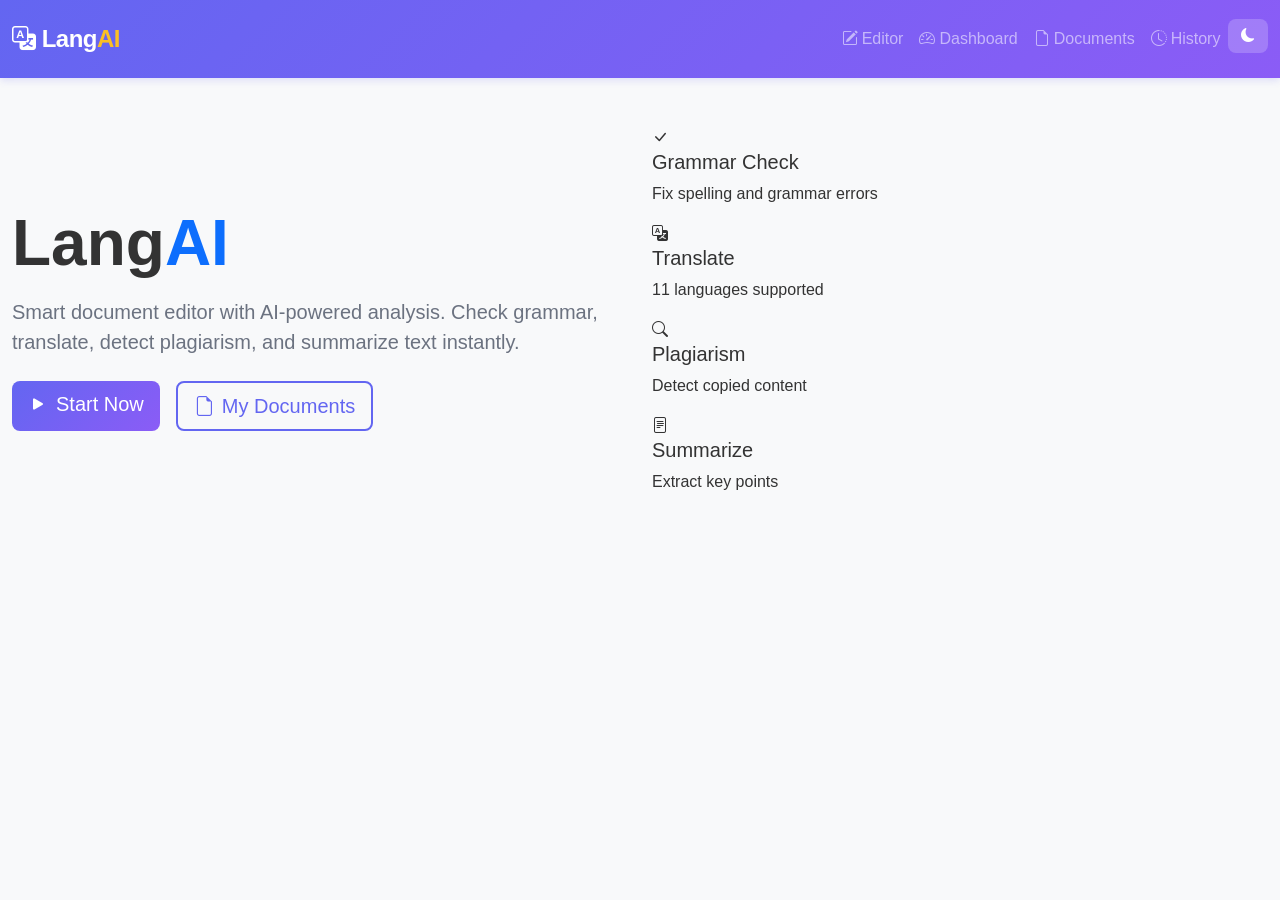
<file: frontend/index.html>
<!DOCTYPE html>
<html lang="en" data-theme="light">
<head>
    <meta charset="UTF-8">
    <meta name="viewport" content="width=device-width, initial-scale=1.0">
    <title>LangAI - Smart Document Editor</title>
    <link href="https://cdn.jsdelivr.net/npm/bootstrap@5.3.0/dist/css/bootstrap.min.css" rel="stylesheet">
    <link href="https://cdn.jsdelivr.net/npm/bootstrap-icons@1.11.0/font/bootstrap-icons.css" rel="stylesheet">
    <link rel="stylesheet" href="style.css">
</head>
<body>
    <!-- Navigation -->
    <nav class="navbar navbar-expand-lg navbar-dark langai-navbar sticky-top">
        <div class="container-fluid">
            <a class="navbar-brand fw-bold" href="#" onclick="showPage('home'); return false;">
                <i class="bi bi-translate"></i>
                Lang<span class="brand-accent">AI</span>
            </a>
            <button class="navbar-toggler" type="button" data-bs-toggle="collapse" data-bs-target="#navbarNav">
                <span class="navbar-toggler-icon"></span>
            </button>
            <div class="collapse navbar-collapse" id="navbarNav">
                <ul class="navbar-nav ms-auto">
                    <li class="nav-item">
                        <a class="nav-link" href="#" onclick="showPage('editor'); return false;">
                            <i class="bi bi-pencil-square me-1"></i>Editor
                        </a>
                    </li>
                    <li class="nav-item">
                        <a class="nav-link" href="#" onclick="showPage('dashboard'); return false;">
                            <i class="bi bi-speedometer2 me-1"></i>Dashboard
                        </a>
                    </li>
                    <li class="nav-item">
                        <a class="nav-link" href="#" onclick="showPage('documents'); return false;">
                            <i class="bi bi-file-earmark me-1"></i>Documents
                        </a>
                    </li>
                    <li class="nav-item">
                        <a class="nav-link" href="#" onclick="showPage('history'); return false;">
                            <i class="bi bi-clock-history me-1"></i>History
                        </a>
                    </li>
                    <li class="nav-item">
                        <button class="btn btn-sm theme-toggle" id="themeToggle">
                            <i class="bi bi-moon-fill"></i>
                        </button>
                    </li>
                </ul>
            </div>
        </div>
    </nav>

    <div class="container-fluid">
        <!-- HOME PAGE -->
        <div id="homePage" class="page-content py-5">
            <div class="row align-items-center min-vh-80">
                <div class="col-lg-6">
                    <h1 class="display-3 fw-bold mb-3">
                        Lang<span class="text-primary">AI</span>
                    </h1>
                    <p class="lead mb-4 text-muted">Smart document editor with AI-powered analysis. Check grammar, translate, detect plagiarism, and summarize text instantly.</p>
                    <div class="gap-3 d-flex flex-wrap">
                        <a href="#" onclick="showPage('editor'); return false;" class="btn btn-primary btn-lg">
                            <i class="bi bi-play-fill me-2"></i>Start Now
                        </a>
                        <a href="#" onclick="showPage('documents'); return false;" class="btn btn-outline-primary btn-lg">
                            <i class="bi bi-file-earmark me-2"></i>My Documents
                        </a>
                    </div>
                </div>
                <div class="col-lg-6">
                    <div class="feature-grid">
                        <div class="feature-card">
                            <i class="bi bi-check-lg"></i>
                            <h5>Grammar Check</h5>
                            <p>Fix spelling and grammar errors</p>
                        </div>
                        <div class="feature-card">
                            <i class="bi bi-translate"></i>
                            <h5>Translate</h5>
                            <p>11 languages supported</p>
                        </div>
                        <div class="feature-card">
                            <i class="bi bi-search"></i>
                            <h5>Plagiarism</h5>
                            <p>Detect copied content</p>
                        </div>
                        <div class="feature-card">
                            <i class="bi bi-file-text"></i>
                            <h5>Summarize</h5>
                            <p>Extract key points</p>
                        </div>
                    </div>
                </div>
            </div>
        </div>

        <!-- EDITOR PAGE -->
        <div id="editorPage" class="page-content" style="display:none;">
            <div class="py-4">
                <h2 class="mb-4"><i class="bi bi-pencil-square me-2"></i>Smart Editor</h2>
                
                <div class="row g-4">
                    <div class="col-lg-8">
                        <div class="card border-0 shadow-sm">
                            <div class="card-body p-4">
                                <!-- Feature Tabs -->
                                <div class="btn-group mb-4 d-flex flex-wrap gap-2" role="group">
                                    <button type="button" class="btn btn-outline-primary active" data-feature="grammar" onclick="setFeature('grammar', this)">
                                        <i class="bi bi-check-lg me-1"></i>Grammar
                                    </button>
                                    <button type="button" class="btn btn-outline-primary" data-feature="translate" onclick="setFeature('translate', this)">
                                        <i class="bi bi-translate me-1"></i>Translate
                                    </button>
                                    <button type="button" class="btn btn-outline-primary" data-feature="plagiarism" onclick="setFeature('plagiarism', this)">
                                        <i class="bi bi-search me-1"></i>Plagiarism
                                    </button>
                                    <button type="button" class="btn btn-outline-primary" data-feature="summarize" onclick="setFeature('summarize', this)">
                                        <i class="bi bi-file-text me-1"></i>Summarize
                                    </button>
                                </div>

                                <!-- Input -->
                                <textarea id="editorInput" class="form-control mb-3" placeholder="Enter or paste your text here..." rows="10" style="min-height: 300px;"></textarea>

                                <!-- Stats -->
                                <div class="d-flex justify-content-between align-items-center mb-3">
                                    <small class="text-muted"><span id="charCount">0</span> / 10,000 characters</small>
                                    <div class="gap-2 d-flex">
                                        <button class="btn btn-sm btn-outline-secondary" onclick="downloadText()">
                                            <i class="bi bi-download me-1"></i>Download
                                        </button>
                                        <button class="btn btn-sm btn-primary" onclick="processText()">
                                            <i class="bi bi-play-fill me-1"></i>Process
                                        </button>
                                    </div>
                                </div>
                            </div>
                        </div>
                    </div>

                    <!-- Results -->
                    <div class="col-lg-4">
                        <div class="card border-0 shadow-sm sticky-top" style="top: 100px;">
                            <div class="card-header bg-white border-0">
                                <h6 class="mb-0"><i class="bi bi-lightning-fill text-warning me-2"></i>Results</h6>
                            </div>
                            <div class="card-body" style="max-height: 500px; overflow-y: auto;">
                                <div id="resultsPanel" class="text-muted text-center py-4">
                                    <i class="bi bi-inbox d-block mb-2" style="font-size: 2rem;"></i>
                                    Process text to see results
                                </div>
                            </div>
                        </div>
                    </div>
                </div>
            </div>
        </div>

        <!-- DASHBOARD PAGE -->
        <div id="dashboardPage" class="page-content" style="display:none;">
            <div class="py-4">
                <h2 class="mb-4"><i class="bi bi-speedometer2 me-2"></i>Dashboard</h2>
                
                <!-- Stats Cards -->
                <div class="row g-3 mb-4">
                    <div class="col-md-6 col-lg-3">
                        <div class="card border-0 shadow-sm">
                            <div class="card-body">
                                <div class="d-flex align-items-center">
                                    <i class="bi bi-file-earmark text-primary" style="font-size: 2rem;"></i>
                                    <div class="ms-3">
                                        <h6 class="mb-0">Saved Documents</h6>
                                        <p class="mb-0 fs-5 fw-bold">24</p>
                                    </div>
                                </div>
                            </div>
                        </div>
                    </div>
                    <div class="col-md-6 col-lg-3">
                        <div class="card border-0 shadow-sm">
                            <div class="card-body">
                                <div class="d-flex align-items-center">
                                    <i class="bi bi-lightning-charge-fill text-warning" style="font-size: 2rem;"></i>
                                    <div class="ms-3">
                                        <h6 class="mb-0">Operations</h6>
                                        <p class="mb-0 fs-5 fw-bold">156</p>
                                    </div>
                                </div>
                            </div>
                        </div>
                    </div>
                    <div class="col-md-6 col-lg-3">
                        <div class="card border-0 shadow-sm">
                            <div class="card-body">
                                <div class="d-flex align-items-center">
                                    <i class="bi bi-check-circle-fill text-success" style="font-size: 2rem;"></i>
                                    <div class="ms-3">
                                        <h6 class="mb-0">Grammar Checks</h6>
                                        <p class="mb-0 fs-5 fw-bold">45</p>
                                    </div>
                                </div>
                            </div>
                        </div>
                    </div>
                    <div class="col-md-6 col-lg-3">
                        <div class="card border-0 shadow-sm">
                            <div class="card-body">
                                <div class="d-flex align-items-center">
                                    <i class="bi bi-translate text-info" style="font-size: 2rem;"></i>
                                    <div class="ms-3">
                                        <h6 class="mb-0">Translations</h6>
                                        <p class="mb-0 fs-5 fw-bold">67</p>
                                    </div>
                                </div>
                            </div>
                        </div>
                    </div>
                </div>

                <!-- Recent Activity -->
                <div class="card border-0 shadow-sm">
                    <div class="card-header bg-white border-bottom">
                        <h6 class="mb-0">Recent Activity</h6>
                    </div>
                    <div class="card-body">
                        <div class="list-group list-group-flush">
                            <div class="list-group-item px-0">
                                <div class="d-flex justify-content-between align-items-start">
                                    <div>
                                        <h6 class="mb-1">Grammar Check</h6>
                                        <small class="text-muted">2 minutes ago</small>
                                    </div>
                                    <span class="badge bg-success">Completed</span>
                                </div>
                            </div>
                            <div class="list-group-item px-0">
                                <div class="d-flex justify-content-between align-items-start">
                                    <div>
                                        <h6 class="mb-1">Translation</h6>
                                        <small class="text-muted">15 minutes ago</small>
                                    </div>
                                    <span class="badge bg-success">Completed</span>
                                </div>
                            </div>
                            <div class="list-group-item px-0">
                                <div class="d-flex justify-content-between align-items-start">
                                    <div>
                                        <h6 class="mb-1">Plagiarism Check</h6>
                                        <small class="text-muted">1 hour ago</small>
                                    </div>
                                    <span class="badge bg-success">Completed</span>
                                </div>
                            </div>
                        </div>
                    </div>
                </div>
            </div>
        </div>

        <!-- DOCUMENTS PAGE -->
        <div id="documentsPage" class="page-content" style="display:none;">
            <div class="py-4">
                <div class="d-flex justify-content-between align-items-center mb-4">
                    <h2><i class="bi bi-file-earmark me-2"></i>My Documents</h2>
                    <button class="btn btn-primary" onclick="showPage('editor')">
                        <i class="bi bi-plus-circle me-2"></i>New Document
                    </button>
                </div>

                <div class="row g-3">
                    <div class="col-md-6 col-lg-4">
                        <div class="card border-0 shadow-sm">
                            <div class="card-body">
                                <h6 class="card-title">Project Proposal</h6>
                                <p class="card-text text-muted small">Updated 2 days ago</p>
                                <div class="btn-group btn-group-sm w-100" role="group">
                                    <button type="button" class="btn btn-outline-primary">Edit</button>
                                    <button type="button" class="btn btn-outline-danger">Delete</button>
                                </div>
                            </div>
                        </div>
                    </div>
                    <div class="col-md-6 col-lg-4">
                        <div class="card border-0 shadow-sm">
                            <div class="card-body">
                                <h6 class="card-title">Research Paper</h6>
                                <p class="card-text text-muted small">Updated 5 days ago</p>
                                <div class="btn-group btn-group-sm w-100" role="group">
                                    <button type="button" class="btn btn-outline-primary">Edit</button>
                                    <button type="button" class="btn btn-outline-danger">Delete</button>
                                </div>
                            </div>
                        </div>
                    </div>
                    <div class="col-md-6 col-lg-4">
                        <div class="card border-0 shadow-sm">
                            <div class="card-body">
                                <h6 class="card-title">Blog Post</h6>
                                <p class="card-text text-muted small">Updated 1 week ago</p>
                                <div class="btn-group btn-group-sm w-100" role="group">
                                    <button type="button" class="btn btn-outline-primary">Edit</button>
                                    <button type="button" class="btn btn-outline-danger">Delete</button>
                                </div>
                            </div>
                        </div>
                    </div>
                </div>
            </div>
        </div>

        <!-- HISTORY PAGE -->
        <div id="historyPage" class="page-content" style="display:none;">
            <div class="py-4">
                <h2 class="mb-4"><i class="bi bi-clock-history me-2"></i>Operation History</h2>

                <div class="card border-0 shadow-sm">
                    <div class="card-body">
                        <div class="list-group list-group-flush">
                            <div class="list-group-item px-0">
                                <div class="d-flex justify-content-between align-items-start mb-2">
                                    <div>
                                        <h6 class="mb-1"><i class="bi bi-check-lg text-success me-2"></i>Grammar Check</h6>
                                        <small class="text-muted">2024-08-15 14:30</small>
                                    </div>
                                    <span class="badge bg-success">Success</span>
                                </div>
                                <small class="text-muted">Fixed 5 errors in "Project Proposal"</small>
                            </div>
                            <div class="list-group-item px-0">
                                <div class="d-flex justify-content-between align-items-start mb-2">
                                    <div>
                                        <h6 class="mb-1"><i class="bi bi-translate text-info me-2"></i>Translation</h6>
                                        <small class="text-muted">2024-08-15 13:20</small>
                                    </div>
                                    <span class="badge bg-info">Success</span>
                                </div>
                                <small class="text-muted">Translated to Spanish - 2,340 characters</small>
                            </div>
                            <div class="list-group-item px-0">
                                <div class="d-flex justify-content-between align-items-start mb-2">
                                    <div>
                                        <h6 class="mb-1"><i class="bi bi-search text-warning me-2"></i>Plagiarism Check</h6>
                                        <small class="text-muted">2024-08-15 12:15</small>
                                    </div>
                                    <span class="badge bg-warning">12% Match</span>
                                </div>
                                <small class="text-muted">Checked against database - Low plagiarism risk</small>
                            </div>
                            <div class="list-group-item px-0">
                                <div class="d-flex justify-content-between align-items-start mb-2">
                                    <div>
                                        <h6 class="mb-1"><i class="bi bi-file-text text-primary me-2"></i>Summarization</h6>
                                        <small class="text-muted">2024-08-15 11:45</small>
                                    </div>
                                    <span class="badge bg-primary">Success</span>
                                </div>
                                <small class="text-muted">Generated summary - 35% of original length</small>
                            </div>
                        </div>
                    </div>
                </div>
            </div>
        </div>
    </div>

    <!-- Scripts -->
    <script src="https://cdn.jsdelivr.net/npm/bootstrap@5.3.0/dist/js/bootstrap.bundle.min.js"></script>
    <script src="app.js"></script>
</body>
</html>
</file>
<file: frontend/style.css>
/* LangAI Frontend Styles */

:root {
    --primary: #6366f1;
    --primary-dark: #4f46e5;
    --secondary: #8b5cf6;
    --bg-light: #f8f9fa;
    --bg-dark: #1a1a1a;
    --text-light: #333333;
    --text-dark: #e0e0e0;
    --border-light: #e9ecef;
    --border-dark: #333333;
    --success: #10b981;
    --warning: #f59e0b;
    --danger: #ef4444;
}

html[data-theme="dark"] {
    --bg-light: #1a1a1a;
    --bg-dark: #0a0a0a;
    --text-light: #e0e0e0;
    --text-dark: #999999;
    --border-light: #333333;
    --border-dark: #444444;
}

body {
    background-color: var(--bg-light);
    color: var(--text-light);
    transition: background-color 0.3s, color 0.3s;
    font-family: -apple-system, BlinkMacSystemFont, 'Segoe UI', Roboto, 'Helvetica Neue', Arial, sans-serif;
}

html[data-theme="dark"] body {
    background-color: var(--bg-dark);
    color: var(--text-light);
}

/* Navbar */
.langai-navbar {
    background: linear-gradient(135deg, var(--primary) 0%, var(--secondary) 100%);
    box-shadow: 0 2px 8px rgba(99, 102, 241, 0.2);
    padding: 1rem 0;
}

.brand-accent {
    color: #fbbf24;
    font-weight: 700;
}

.navbar-brand {
    font-size: 1.5rem;
    letter-spacing: -0.5px;
}

/* Theme Toggle Button */
.theme-toggle {
    background: rgba(255, 255, 255, 0.2);
    color: white;
    border: 1px solid rgba(255, 255, 255, 0.3);
    transition: all 0.3s ease;
    padding: 0.4rem 0.8rem;
    border-radius: 0.5rem;
}

.theme-toggle:hover {
    background: rgba(255, 255, 255, 0.3);
    border-color: rgba(255, 255, 255, 0.5);
}

.theme-label {
    margin-left: 0.4rem;
    font-size: 0.9rem;
}

/* Cards */
.langai-card {
    background: white;
    border: 1px solid var(--border-light);
    border-radius: 0.75rem;
    box-shadow: 0 1px 3px rgba(0, 0, 0, 0.1);
    transition: all 0.3s ease;
}

html[data-theme="dark"] .langai-card {
    background: #2a2a2a;
    border-color: var(--border-dark);
    box-shadow: 0 1px 3px rgba(0, 0, 0, 0.3);
}

.langai-card:hover {
    box-shadow: 0 4px 12px rgba(0, 0, 0, 0.15);
}

/* Forms */
.form-control,
.form-control-lg,
textarea.form-control {
    border: 1px solid var(--border-light);
    border-radius: 0.5rem;
    transition: border-color 0.3s, box-shadow 0.3s;
    background: white;
    color: var(--text-light);
}

html[data-theme="dark"] .form-control,
html[data-theme="dark"] .form-control-lg,
html[data-theme="dark"] textarea.form-control {
    background: #333333;
    color: var(--text-light);
    border-color: var(--border-dark);
}

.form-control:focus,
.form-control-lg:focus,
textarea.form-control:focus {
    border-color: var(--primary);
    box-shadow: 0 0 0 0.2rem rgba(99, 102, 241, 0.25);
    background: white;
    color: var(--text-light);
}

html[data-theme="dark"] .form-control:focus,
html[data-theme="dark"] .form-control-lg:focus,
html[data-theme="dark"] textarea.form-control:focus {
    background: #333333;
    color: var(--text-light);
}

textarea.form-control {
    resize: vertical;
    font-family: 'Monaco', 'Menlo', 'Ubuntu Mono', monospace;
    font-size: 0.95rem;
    line-height: 1.5;
}

/* Buttons */
.btn {
    border-radius: 0.5rem;
    font-weight: 500;
    transition: all 0.3s ease;
    border: none;
}

.btn-primary {
    background: linear-gradient(135deg, var(--primary) 0%, var(--secondary) 100%);
    color: white;
}

.btn-primary:hover {
    transform: translateY(-2px);
    box-shadow: 0 4px 12px rgba(99, 102, 241, 0.4);
}

.btn-primary:active {
    transform: translateY(0);
}

.btn-outline-primary {
    color: var(--primary);
    border: 2px solid var(--primary);
}

.btn-outline-primary:hover,
.btn-outline-primary.active {
    background: var(--primary);
    color: white;
}

html[data-theme="dark"] .btn-outline-primary {
    color: #a5b4fc;
    border-color: #a5b4fc;
}

html[data-theme="dark"] .btn-outline-primary:hover,
html[data-theme="dark"] .btn-outline-primary.active {
    background: #a5b4fc;
    color: #000;
}

.btn-sm {
    padding: 0.4rem 0.8rem;
    font-size: 0.875rem;
}

/* Alerts */
.alert {
    border-radius: 0.5rem;
    border: none;
    padding: 1rem;
}

.alert-info {
    background: rgba(99, 102, 241, 0.1);
    color: #4338ca;
    border: 1px solid rgba(99, 102, 241, 0.3);
}

html[data-theme="dark"] .alert-info {
    background: rgba(99, 102, 241, 0.15);
    color: #a5b4fc;
}

.alert-success {
    background: rgba(16, 185, 129, 0.1);
    color: #059669;
    border: 1px solid rgba(16, 185, 129, 0.3);
}

html[data-theme="dark"] .alert-success {
    background: rgba(16, 185, 129, 0.15);
    color: #6ee7b7;
}

.alert-warning {
    background: rgba(245, 158, 11, 0.1);
    color: #b45309;
    border: 1px solid rgba(245, 158, 11, 0.3);
}

html[data-theme="dark"] .alert-warning {
    background: rgba(245, 158, 11, 0.15);
    color: #fcd34d;
}

.alert-danger {
    background: rgba(239, 68, 68, 0.1);
    color: #991b1b;
    border: 1px solid rgba(239, 68, 68, 0.3);
}

html[data-theme="dark"] .alert-danger {
    background: rgba(239, 68, 68, 0.15);
    color: #fca5a5;
}

/* Results Container */
.results-container {
    max-height: 600px;
    overflow-y: auto;
}

.result-item {
    padding: 1rem;
    margin-bottom: 1rem;
    background: #f3f4f6;
    border-left: 4px solid var(--primary);
    border-radius: 0.5rem;
}

html[data-theme="dark"] .result-item {
    background: #333333;
    border-left-color: #a5b4fc;
}

.result-item h6 {
    color: var(--primary);
    margin-bottom: 0.5rem;
    font-weight: 600;
}

html[data-theme="dark"] .result-item h6 {
    color: #a5b4fc;
}

.result-text {
    font-size: 0.95rem;
    line-height: 1.6;
    color: var(--text-light);
    word-break: break-word;
}

html[data-theme="dark"] .result-text {
    color: var(--text-light);
}

/* Loading State */
.spinner-border {
    color: var(--primary);
}

.loading-dot {
    display: inline-block;
    width: 8px;
    height: 8px;
    border-radius: 50%;
    background: var(--primary);
    margin: 0 2px;
    animation: bounce 1.4s infinite ease-in-out both;
}

.loading-dot:nth-child(1) {
    animation-delay: -0.32s;
}

.loading-dot:nth-child(2) {
    animation-delay: -0.16s;
}

@keyframes bounce {
    0%, 80%, 100% {
        opacity: 0.3;
        transform: scaleY(0.8);
    }
    40% {
        opacity: 1;
        transform: scaleY(1);
    }
}

/* Modal */
.modal-content {
    border: none;
    border-radius: 0.75rem;
    background: white;
}

html[data-theme="dark"] .modal-content {
    background: #2a2a2a;
    color: var(--text-light);
}

.modal-header {
    border-bottom: 1px solid var(--border-light);
}

html[data-theme="dark"] .modal-header {
    border-bottom-color: var(--border-dark);
}

.modal-footer {
    border-top: 1px solid var(--border-light);
}

html[data-theme="dark"] .modal-footer {
    border-top-color: var(--border-dark);
}

.modal-title {
    font-weight: 600;
    color: var(--text-light);
}

code {
    background: #f3f4f6;
    color: #dc2626;
    padding: 0.2rem 0.4rem;
    border-radius: 0.3rem;
    font-size: 0.875rem;
}

html[data-theme="dark"] code {
    background: #333333;
    color: #fca5a5;
}

/* Text Utilities */
.text-muted {
    color: #6b7280 !important;
}

html[data-theme="dark"] .text-muted {
    color: #9ca3af !important;
}

/* Copy Button */
.copy-btn {
    padding: 0.25rem 0.5rem;
    font-size: 0.875rem;
    background: rgba(99, 102, 241, 0.1);
    color: var(--primary);
    border: 1px solid rgba(99, 102, 241, 0.3);
    border-radius: 0.3rem;
    cursor: pointer;
    transition: all 0.2s;
}

.copy-btn:hover {
    background: var(--primary);
    color: white;
}

/* Status Badge */
.status-badge {
    display: inline-block;
    padding: 0.25rem 0.75rem;
    border-radius: 1rem;
    font-size: 0.875rem;
    font-weight: 500;
}

.status-badge.connected {
    background: rgba(16, 185, 129, 0.1);
    color: #059669;
    border: 1px solid rgba(16, 185, 129, 0.3);
}

.status-badge.disconnected {
    background: rgba(239, 68, 68, 0.1);
    color: #991b1b;
    border: 1px solid rgba(239, 68, 68, 0.3);
}

html[data-theme="dark"] .status-badge.connected {
    background: rgba(16, 185, 129, 0.15);
    color: #6ee7b7;
}

html[data-theme="dark"] .status-badge.disconnected {
    background: rgba(239, 68, 68, 0.15);
    color: #fca5a5;
}

/* Responsive */
@media (max-width: 768px) {
    .container {
        padding: 0 1rem;
    }

    .langai-navbar {
        padding: 0.75rem 0;
    }

    .navbar-brand {
        font-size: 1.25rem;
    }

    .d-flex.gap-2 {
        gap: 0.5rem !important;
    }

    .btn-sm {
        padding: 0.35rem 0.6rem;
        font-size: 0.8rem;
    }

    .results-container {
        max-height: 400px;
    }

    textarea.form-control {
        min-height: 200px;
    }
}

/* Animation */
@keyframes slideIn {
    from {
        opacity: 0;
        transform: translateY(10px);
    }
    to {
        opacity: 1;
        transform: translateY(0);
    }
}

.result-item {
    animation: slideIn 0.3s ease-out;
}

/* Scrollbar Styling */
.results-container::-webkit-scrollbar {
    width: 6px;
}

.results-container::-webkit-scrollbar-track {
    background: transparent;
}

.results-container::-webkit-scrollbar-thumb {
    background: rgba(99, 102, 241, 0.3);
    border-radius: 3px;
}

.results-container::-webkit-scrollbar-thumb:hover {
    background: rgba(99, 102, 241, 0.5);
}

html[data-theme="dark"] .results-container::-webkit-scrollbar-thumb {
    background: rgba(165, 180, 252, 0.3);
}

html[data-theme="dark"] .results-container::-webkit-scrollbar-thumb:hover {
    background: rgba(165, 180, 252, 0.5);
}

/* Print Styles */
@media print {
    .navbar,
    .theme-toggle,
    #loginBtn,
    #backendStatus,
    .btn {
        display: none !important;
    }

    .langai-card {
        box-shadow: none;
        page-break-inside: avoid;
    }
}
</file>
